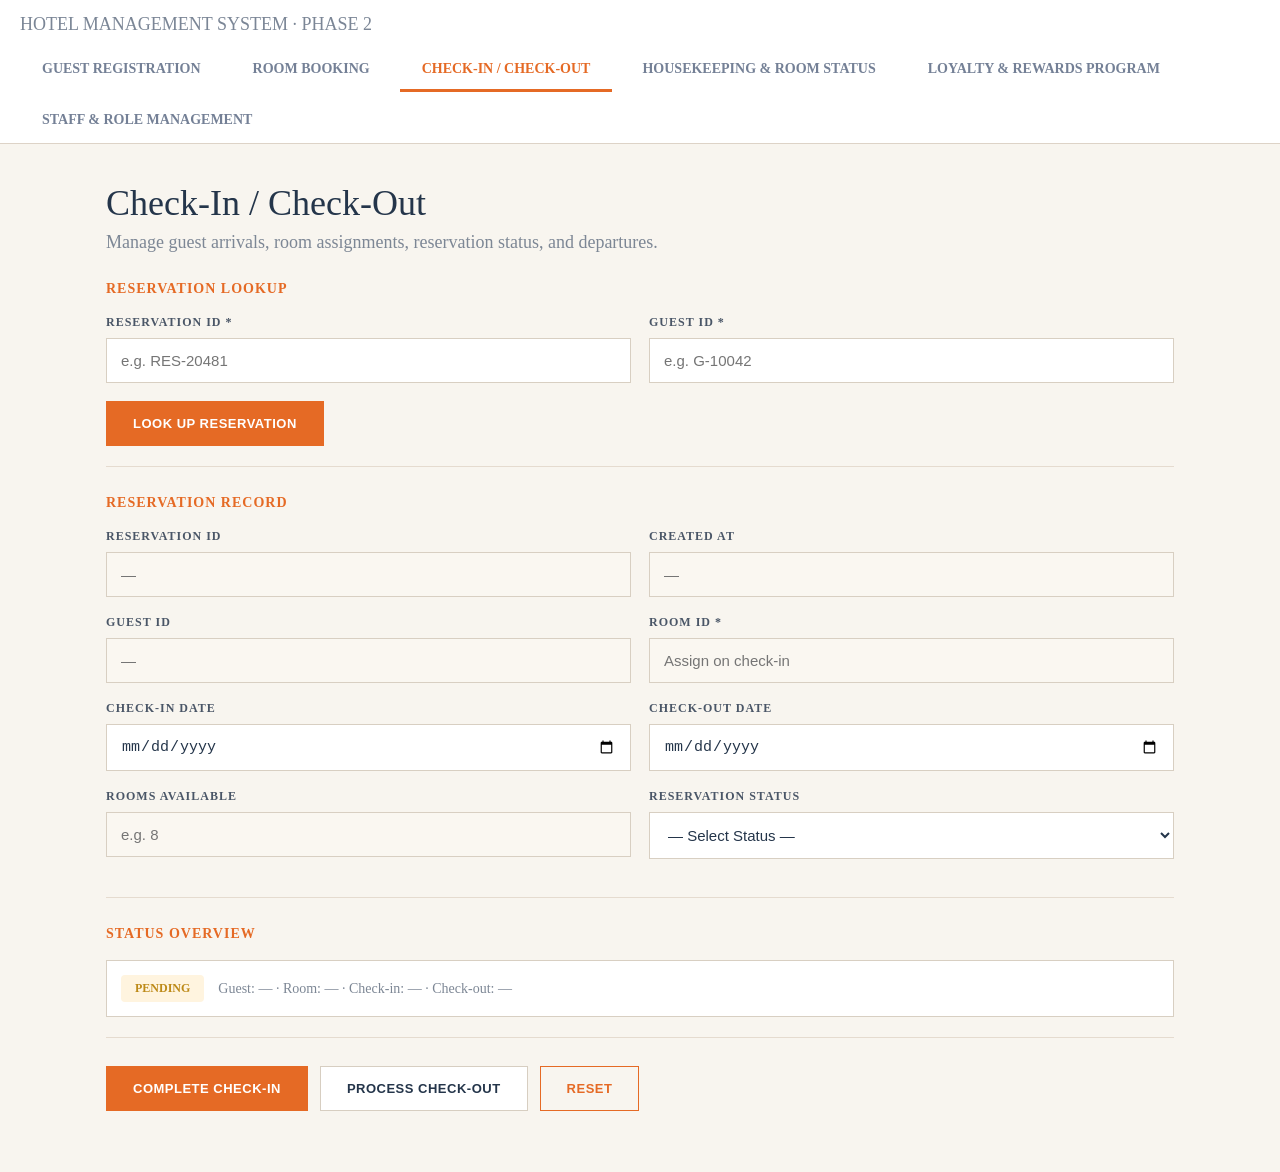
<file: templates/checkin_checkout.html>
<!DOCTYPE html>
<html lang="en">
<head>
  <meta charset="UTF-8" />
  <meta name="viewport" content="width=device-width, initial-scale=1.0" />
  <title>Check-In / Check-Out</title>
  <link rel="stylesheet" href="/static/checkin_checkout.css" />
</head>
<body>
  <!-- Top navigation bar -->
  <div class="topbar">
    <div class="brand">HOTEL MANAGEMENT SYSTEM · PHASE 2</div>
    <div class="tabs">
      <a class="tab" href="/guest-registration">GUEST REGISTRATION</a>
      <a class="tab" href="/room-booking">ROOM BOOKING</a>
      <a class="tab active" href="/checkin-checkout">CHECK-IN / CHECK-OUT</a>
      <a class="tab" href="/housekeeping">HOUSEKEEPING & ROOM STATUS</a>
      <a class="tab" href="/loyalty">LOYALTY & REWARDS PROGRAM</a>
      <a class="tab" href="/staff">STAFF & ROLE MANAGEMENT</a>
    </div>
  </div>

  <!-- Main content container -->
  <main class="container">
    <!-- Page header -->
    <section class="header-section">
      <h1>Check-In / Check-Out</h1>
      <p>Manage guest arrivals, room assignments, reservation status, and departures.</p>
    </section>

    <!-- Reservation Lookup Section -->
    <section class="form-section">
      <h3>RESERVATION LOOKUP</h3>

      <div class="row">
        <div class="field">
          <label for="lookupReservationId">RESERVATION ID *</label>
          <input type="text" id="lookupReservationId" placeholder="e.g. RES-20481" />
        </div>

        <div class="field">
          <label for="lookupGuestId">GUEST ID *</label>
          <input type="text" id="lookupGuestId" placeholder="e.g. G-10042" />
        </div>
      </div>

      <button type="button" id="lookupBtn" class="primary-btn">LOOK UP RESERVATION</button>
    </section>

    <!-- Reservation Record Section -->
    <section class="form-section">
      <h3>RESERVATION RECORD</h3>

      <div class="row">
        <div class="field">
          <label for="reservationId">RESERVATION ID</label>
          <input type="text" id="reservationId" disabled placeholder="—" />
        </div>

        <div class="field">
          <label for="createdAt">CREATED AT</label>
          <input type="text" id="createdAt" disabled placeholder="—" />
        </div>
      </div>

      <div class="row">
        <div class="field">
          <label for="guestId">GUEST ID</label>
          <input type="text" id="guestId" disabled placeholder="—" />
        </div>

        <div class="field">
          <label for="roomId">ROOM ID *</label>
          <input type="text" id="roomId" disabled placeholder="Assign on check-in" />
        </div>
      </div>

      <div class="row">
        <div class="field">
          <label for="checkInDate">CHECK-IN DATE</label>
          <input type="date" id="checkInDate" />
        </div>

        <div class="field">
          <label for="checkOutDate">CHECK-OUT DATE</label>
          <input type="date" id="checkOutDate" />
        </div>
      </div>

      <div class="row">
        <div class="field">
          <label for="roomsAvailable">ROOMS AVAILABLE</label>
          <input type="text" id="roomsAvailable" disabled placeholder="e.g. 8" />
        </div>

        <div class="field">
          <label for="reservationStatus">RESERVATION STATUS</label>
          <select id="reservationStatus">
            <option value="">— Select Status —</option>
            <option value="Pending">Pending</option>
            <option value="Confirmed">Confirmed</option>
            <option value="Checked-In">Checked-In</option>
            <option value="Checked-Out">Checked-Out</option>
            <option value="Cancelled">Cancelled</option>
          </select>
        </div>
      </div>
    </section>

    <!-- Status Overview Section -->
    <section class="form-section">
      <h3>STATUS OVERVIEW</h3>

      <div class="status-overview" id="statusOverview">
        <span class="status-badge pending">PENDING</span>
        <span class="status-text">Guest: — · Room: — · Check-in: — · Check-out: —</span>
      </div>
    </section>

    <!-- Action Buttons -->
    <div class="actions">
      <button type="button" id="checkinBtn" class="primary-btn">COMPLETE CHECK-IN</button>
      <button type="button" id="checkoutBtn" class="secondary-btn">PROCESS CHECK-OUT</button>
      <button type="button" id="resetBtn" class="outline-btn">RESET</button>
    </div>

    <!-- Message display area -->
    <div id="messageArea"></div>
  </main>

  <script src="/static/checkin_checkout.js"></script>
</body>
</html>
</file>
<file: static/checkin_checkout.css>
/* checkin_checkout.css */
/* This file styles the Check-In / Check-Out page */

* {
  box-sizing: border-box;
}

body {
  margin: 0;
  font-family: Georgia, "Times New Roman", serif;
  background: #f8f5ef;
  color: #24354a;
}

/* Top navigation bar styles */
.topbar {
  background: #ffffff;
  border-bottom: 1px solid #ddd3c7;
  padding: 14px 20px 0;
}

.brand {
  font-size: 18px;
  color: #7b8696;
  margin-bottom: 14px;
}

.tabs {
  display: flex;
  gap: 8px;
  flex-wrap: wrap;
}

.tab {
  text-decoration: none;
  color: #748096;
  font-size: 14px;
  padding: 12px 22px;
  border-bottom: 3px solid transparent;
  font-weight: 600;
}

.tab.active {
  color: #e56a25;
  border-bottom-color: #e56a25;
}

/* Main container */
.container {
  max-width: 1100px;
  margin: 0 auto;
  padding: 28px 16px 40px;
}

/* Page header */
.header-section h1 {
  font-size: 36px;
  margin: 10px 0 8px;
  font-weight: 500;
}

.header-section p {
  margin: 0 0 28px;
  color: #7d8795;
  font-size: 18px;
}

/* Form sections */
.form-section {
  margin-bottom: 28px;
  padding-bottom: 20px;
  border-bottom: 1px solid #e5dbcf;
}

.form-section h3 {
  color: #e56a25;
  font-size: 14px;
  letter-spacing: 1px;
  margin-bottom: 18px;
}

/* Grid row for form fields */
.row {
  display: grid;
  grid-template-columns: 1fr 1fr;
  gap: 18px;
}

/* Form field styling */
.field {
  margin-bottom: 18px;
}

.field label {
  display: block;
  font-size: 12px;
  letter-spacing: 1px;
  margin-bottom: 8px;
  font-weight: 700;
  color: #4a5667;
}

.field input,
.field select {
  width: 100%;
  padding: 13px 14px;
  border: 1px solid #d8cfc2;
  background: #ffffff;
  font-size: 15px;
  color: #24354a;
}

.field input:disabled {
  background: #faf7f1;
  color: #8d8a84;
}

/* Status overview section */
.status-overview {
  display: flex;
  align-items: center;
  gap: 14px;
  padding: 14px;
  background: #ffffff;
  border: 1px solid #d8cfc2;
}

.status-badge {
  padding: 6px 14px;
  border-radius: 4px;
  font-size: 12px;
  font-weight: 700;
  text-transform: uppercase;
}

.status-badge.pending {
  background: #fff4df;
  color: #bd8a18;
}

.status-badge.confirmed {
  background: #e8f0f7;
  color: #3d6f9a;
}

.status-badge.checked-in {
  background: #edf7ee;
  color: #3f7b4a;
}

.status-badge.checked-out {
  background: #f5f5f5;
  color: #6d7684;
}

.status-badge.cancelled {
  background: #fdeceb;
  color: #b7423c;
}

.status-text {
  color: #7d8795;
  font-size: 14px;
}

/* Action buttons */
.actions {
  display: flex;
  gap: 12px;
  margin-top: 20px;
  flex-wrap: wrap;
}

.primary-btn,
.secondary-btn,
.outline-btn {
  padding: 14px 26px;
  border: 1px solid #d7cec1;
  font-weight: 700;
  font-size: 13px;
  cursor: pointer;
  letter-spacing: 0.5px;
}

.primary-btn {
  background: #e56a25;
  color: #ffffff;
  border-color: #e56a25;
}

.secondary-btn {
  background: #ffffff;
  color: #24354a;
}

.outline-btn {
  background: transparent;
  color: #e56a25;
  border-color: #e56a25;
}

/* Message area */
#messageArea {
  margin-top: 20px;
}

.message {
  padding: 14px;
  border: 1px solid #d8cfc2;
  background: #ffffff;
}

.message.success {
  background: #edf7ee;
  border-color: #4c7c59;
  color: #3f7b4a;
}

.message.error {
  background: #fdeceb;
  border-color: #b7423c;
  color: #b7423c;
}

/* Responsive design */
@media (max-width: 768px) {
  .row {
    grid-template-columns: 1fr;
  }

  .status-overview {
    flex-direction: column;
    align-items: flex-start;
  }
}
</file>
